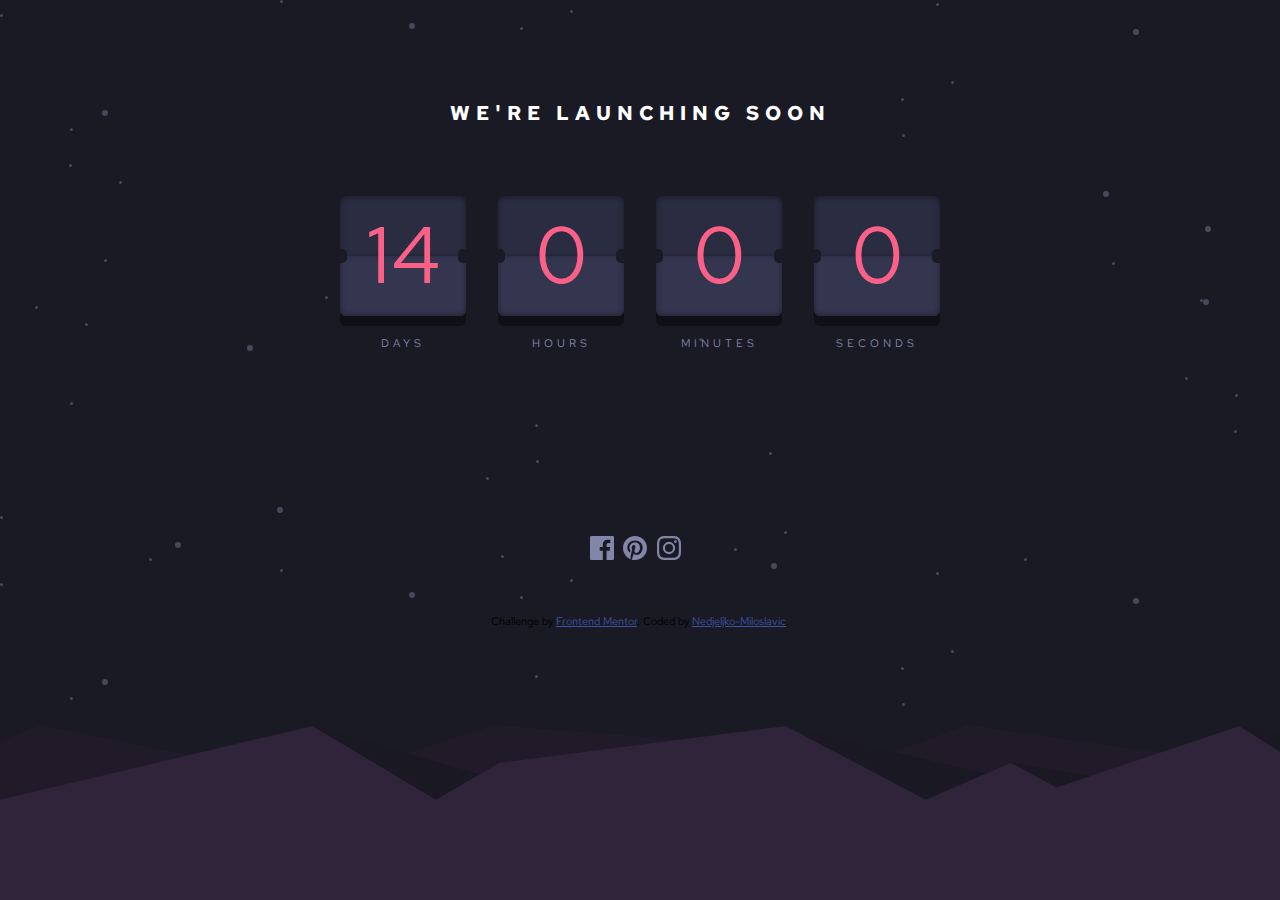
<file: index.html>
<!DOCTYPE html>
<html lang="en">
<head>
	<meta charset="UTF-8">
	<meta name="viewport" content="width=device-width, initial-scale=1.0"> 
	<link rel="icon" type="image/png" sizes="32x32" href="./images/favicon-32x32.png">
	<link rel="stylesheet" href="style.css" />
	<title>Frontend Mentor | Launch countdown timer</title>
	<link rel="preconnect" href="https://fonts.gstatic.com">
	<link href="https://fonts.googleapis.com/css2?family=Red+Hat+Text:wght@700&display=swap" rel="stylesheet"> 
	<style></style>
</head>
<body>

	<h2>We're launching soon</h2>
	<div id="flex_container">
		<div class="card">
			<div class="upper">
				
				<span></span>
				<div class="circle_1"></div>
				<div class="circle_2"></div>
			</div>
			<div class="lower"><span>
			
				<div class="below">
					<span></span>
				</div>
					<div class="up">
					<div><span></span></div>
				</div>
				
			</div>
			<div class="text">days</div>
		</div>
		
		<div class="card">
			<div class="upper">
				<span></span>
			</div>
			<div class="lower"><span>
				<div class="below"><span></span></div>
				<div class="up"><div><span></span></div></div>
			</div>
			<div class="text">hours</div>
		</div>
		
		<div class="card">
			<div class="upper">
				<span></span>
			</div>
			<div class="lower"><span>
				<div class="below"><span></span></div>
				<div class="up"><div><span></span></div></div>
			</div>
			<div class="text">minutes</div>
		</div>
		
		<div class="card">
			<div class="upper">
				<span></span>
			</div>
			<div class="lower"><span>
				<div class="below"><span></span></div>
				<div class="up"><div><span></span></div></div>
			</div>
			<div class="text">seconds</div>
		</div>
	</div>
	
	<div id="socials">
		<div id="facebook">
			<img src="images/icon-facebook.svg">
			<img src="images/icon-facebook-active.svg">
		</div>
		<div id="pinterest">
			<img src="images/icon-pinterest.svg">
			<img src="images/icon-pinterest-active.svg">
		</div>
		<div id="instagram">
			<img src="images/icon-instagram.svg">
			<img src="images/icon-instagram-active.svg">
		</div>
	</div>
	
	<div id="test">
		<div id="first"><span></span></div>
		<div id="second"><span></span></div>
	</div>


	<div class="attribution">
		Challenge by <a href="https://www.frontendmentor.io?ref=challenge" target="_blank">Frontend Mentor</a>. 
		Coded by <a href="#">Nedjeljko-Miloslavic</a>.
	</div>
	
	<script src="app.js"></script>
</body>
</html>
</file>
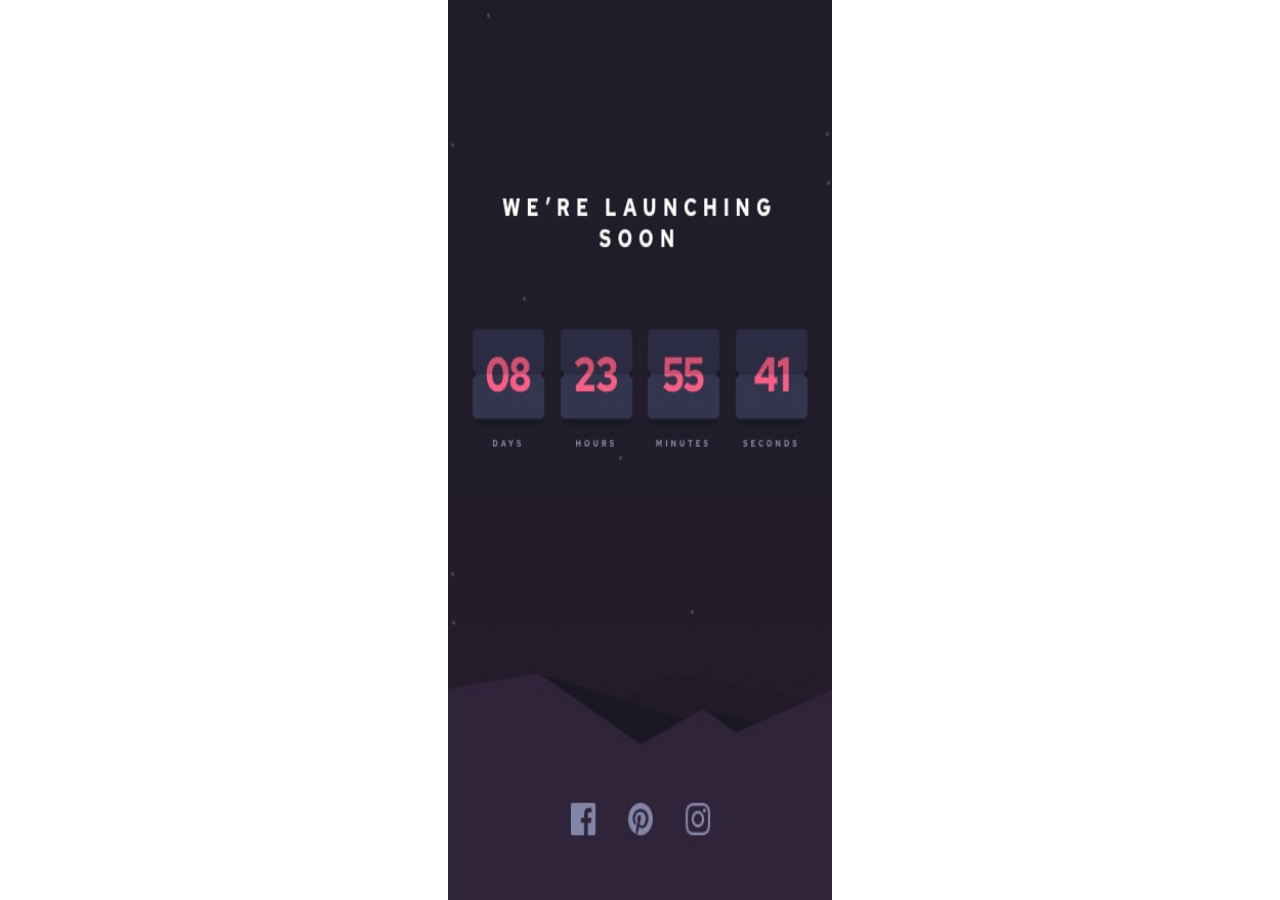
<file: design/mobile.html>
<head>
	<style>
		body{
			margin:0;
			width:100%;
			height:100%;
			background-image:url("mobile-design.jpg");
			background-size:30% 100%;
			background-repeat:no-repeat;
			background-position:center;
		}
	</style>
</head>
<body></body>
</file>
<file: style.css>
*{
	box-sizing:border-box;
}

:root{
	--grayish_blue: hsl(237, 18%, 59%);
	--soft_red: hsl(345, 95%, 68%);
	--desaturated_blue: hsl(236, 21%, 26%);
	--dark_blue: hsl(236, 21%, 21%);
	--black_blue: hsl(234, 17%, 12%);
}

html{
	font-family:'Red Hat Text', sans-serif;
	background-image:url(images/bg-stars.svg);
	background-color:var(--black_blue);
}

body{
	margin:0;
	background-image:url(images/pattern-hills.svg);
	height:100vh;
	background-repeat:no-repeat;
	background-position:bottom;
	background-size:100%;
	padding-top:100px;
}

h2{
	width:500px;
	margin:auto;
	text-align:center;
	color:white;
	letter-spacing:6px;
	text-transform:uppercase;
	font-size:20px;
}

#flex_container{
	width:600px;
	height:200px;
	display:flex;
	margin:auto;
	flex-direction:row;
	justify-content:space-between;
	margin-top:70px;
}

.card{
	width:21%;
	height:100%;
	color:var(--soft_red);
}

.upper{
	height:30%;
	background-color:var(--dark_blue);
	font-size:80px;
	text-align:center;	
	overflow:hidden;
	border-radius:6px;
	box-shadow:inset 0 1px 5px rgba(0,0,0,0.4);
}



.upper span{
	position:relative;
	top:-4px;
}



.lower{
	height:30%;
	font-size:80px;
	text-align:center;
	border-radius:6px;
	box-shadow:0px 10px rgba(0,0,0,0.4);
}

.lower .below{
	height:100%;
	overflow:hidden;
	background-color:var(--desaturated_blue);
	border-radius:6px;
}

.lower .up{
	background-color:var(--desaturated_blue);
	position:relative;
	bottom:100%;
	height:100%;
	transform-origin:top;
	overflow:hidden;
	border-radius:6px;
	box-shadow:inset 0 -1px 5px rgba(0,0,0,0.4);
}

.upper::after{
	content:"";
	display:block;
	height:10px;
	width:14px;
	background-color:var(--black_blue);
	border-radius:7px;
	position:relative;
	bottom:62px;
	left:-7px;
}

.upper::before{
	content:"";
	display:block;
	height:10px;
	width:14px;
	background-color:var(--black_blue);
	border-radius:7px;
	position:relative;
	top:53px;
	left:118px;
}

.lower .up::before{
	content:"";
	display:block;
	height:10px;
	width:14px;
	background-color:var(--black_blue);
	border-radius:7px;
	position:relative;
	left:118px;
	bottom:3px;
}

.lower .up::after{
	content:"";
	display:block;
	height:10px;
	width:14px;
	background-color:var(--black_blue);
	position:relative;
	bottom:73px;
	left:-7px;
	border-radius:7px;
}




.lower .below::after{
	content:"";
	display:block;
	height:10px;
	width:14px;
	background-color:var(--black_blue);
	position:relative;
	bottom:118px;
	left:-7px;
	border-radius:7px;
	overflow:visible;
}

.lower .below::before{
	overflow:visible;
	content:"";
	display:table-cell;
	height:10px;
	width:14px;
	background-color:var(--black_blue);
	border-radius:7px;
	position:relative;
	left:118px;
	top:-3px;
}

.lower .below span{
	position:relative;
	bottom:64px;
}



.lower .up div span{
	position:relative;
	bottom:64px;
}

.lower .up div{
	height:100%;
	position:relative;
}


.text{
	text-transform:uppercase;
	color:var(--grayish_blue);
	margin-top:20px;
	text-align:center;
	font-size:11px;
	letter-spacing:4px;
}

#socials{
	display:flex;
	width:100px;
	margin:auto;
	justify-content:space-between;
	margin-top:140px;
	margin-bottom:20px;
}

#socials div img:nth-child(2){
	position:relative;
	bottom:29px;
	visibility:hidden;
}

#socials div:hover img:nth-child(2){
	cursor:pointer;
	visibility:visible;
}





/*------------------------ANIMATIONS-----------------------*/



.card:nth-of-type(4) .lower .up{
	animation: rotation 1s linear 0s infinite,
	change_color 1s linear 0s infinite;
}
	
.card:nth-of-type(4) .lower .up div{
	animation:rotate_span 1s linear 0s infinite;
}
	
.card:nth-of-type(4) .lower .up div span{
	animation: move_span 1s linear 0s infinite;
}



.card:nth-of-type(3) .lower .up{
	animation: rotation_minutes 60s linear -59s infinite,
	change_color_minutes 60s linear -59s infinite;
}
	
.card:nth-of-type(3) .lower .up div{
	animation:rotate_span_minutes 60s linear -59s infinite;
}
	
.card:nth-of-type(3) .lower .up div span{
	animation: move_span_minutes 60s linear -59s infinite;
}




.card:nth-of-type(2) .lower .up{
	animation: rotation_hours 3600s linear -3598.5s infinite,
	change_color_hours 3600s linear -3598.5s infinite;
}
	
.card:nth-of-type(2) .lower .up div{
	animation:rotate_span_hours 3600s linear -3598.5s infinite;
}
	
.card:nth-of-type(2) .lower .up div span{
	animation: move_span_hours 3600s linear -3598.5s infinite;
}




.card:nth-of-type(1) .lower .up{
	animation: rotation_days 86400s linear -86399s infinite,
	change_color_days 86400s linear -86399s infinite;
}
	
.card:nth-of-type(1) .lower .up div{
	animation:rotate_span_days 86400s linear -86399s infinite;
}
	
.card:nth-of-type(1) .lower .up div span{
	animation: move_span_days 86400s linear -86399s infinite;
}





/*---------------------------------SECONDS-------------------*/
@keyframes change_color{
	0%{background-color:var(--desaturated_blue);}
	100%{background-color:var(--dark_blue);}
}

@keyframes rotation{
	0%{transform:rotate3D(1,0,0,0deg);}
	100%{transform:rotate3D(1,0,0,180deg);}
}

@keyframes rotate_span{
	0%{transform:rotate3D(1,0,0,0deg);}
	49%{transform:rotate3D(1,0,0,0deg);}
	51%{transform:rotate3D(1,0,0,180deg);}
	100%{transform:rotate3D(1,0,0,180deg);}
}

@keyframes move_span{
	0%{bottom:64px;}
	49%{bottom:64px;}
	51%{bottom:-16px;}
	100%{bottom:-16px;}
}



/*-------------------------------------MINUTES------------------*/

@keyframes change_color_minutes{
	0%{background-color:var(--desaturated_blue);}
	98%{background-color:var(--desaturated_blue);}
	100%{background-color:var(--dark_blue);}
}

@keyframes rotation_minutes{
	0%{transform:rotate3D(1,0,0,0deg);}
	98%{transform:rotate3D(1,0,0,0deg);}
	100%{transform:rotate3D(1,0,0,180deg);}
}

@keyframes rotate_span_minutes{
	0%{transform:rotate3D(1,0,0,0deg);}
	98.9%{transform:rotate3D(1,0,0,0deg);}
	99.1%{transform:rotate3D(1,0,0,180deg);}
	100%{transform:rotate3D(1,0,0,180deg);}
}

@keyframes move_span_minutes{
	0%{bottom:64px;}
	98.9%{bottom:64px;}
	99.1%{bottom:-16px;}
	100%{bottom:-16px;}
}


/*------------------HOURS-----------------------*/
@keyframes change_color_hours{
	0%{background-color:var(--desaturated_blue);}
	99.96%{background-color:var(--desaturated_blue);}
	100%{background-color:var(--dark_blue);}
}

@keyframes rotation_hours{
	0%{transform:rotate3D(1,0,0,0deg);}
	99.96%{transform:rotate3D(1,0,0,0deg);}
	100%{transform:rotate3D(1,0,0,180deg);}
}

@keyframes rotate_span_hours{
	0%{transform:rotate3D(1,0,0,0deg);}
	99.98%{transform:rotate3D(1,0,0,0deg);}
	99.981%{transform:rotate3D(1,0,0,180deg);}
	100%{transform:rotate3D(1,0,0,180deg);}
}

@keyframes move_span_hours{
	0%{bottom:64px;}
	99.98%{bottom:64px;}
	99.981%{bottom:-16px;}
	100%{bottom:-16px;}
}




/*--------------------DAYS---------------------*/

@keyframes change_color_days{
	0%{background-color:var(--desaturated_blue);}
	99.999%{background-color:var(--desaturated_blue);}
	100%{background-color:var(--dark_blue);}
}

@keyframes rotation_days{
	0%{transform:rotate3D(1,0,0,0deg);}
	99.999%{transform:rotate3D(1,0,0,0deg);}
	100%{transform:rotate3D(1,0,0,180deg);}
}

@keyframes rotate_span_days{
	0%{transform:rotate3D(1,0,0,0deg);}
	99.9995%{transform:rotate3D(1,0,0,0deg);}
	99.99951%{transform:rotate3D(1,0,0,180deg);}
	100%{transform:rotate3D(1,0,0,180deg);}
}

@keyframes move_span_days{
	0%{bottom:64px;}
	99.9995%{bottom:64px;}
	99.99951%{bottom:-16px;}
	100%{bottom:-16px;}
}







.attribution { font-size: 11px; text-align: center; }
.attribution a { color: hsl(228, 45%, 44%); }


/*
# Front-end Style Guide

## Layout

The designs were created to the following widths:

- Mobile: 375px
- Desktop: 1440px

## Colors

### Primary

- Grayish blue: hsl(237, 18%, 59%)
- Soft red: hsl(345, 95%, 68%)

### Neutral

- White: hsl(0, 0%, 100%)
- Dark desaturated blue: hsl(236, 21%, 26%)
- Very dark blue: hsl(235, 16%, 14%)
- Very dark (mostly black) blue: hsl(234, 17%, 12%)

## Typography

### Body Copy

- Font size: 14px

### Font

- Family: [Red Hat Text](https://fonts.google.com/specimen/Red+Hat+Text)
- Weights: 700

## Icons

We provide the required social icons. But, if you prefer, you can use a font icon library. Some suggestions can be found below:

- [Font Awesome](https://fontawesome.com)
- [IcoMoon](https://icomoon.io)
- [Ionicons](https://ionicons.com)
*/
</file>
